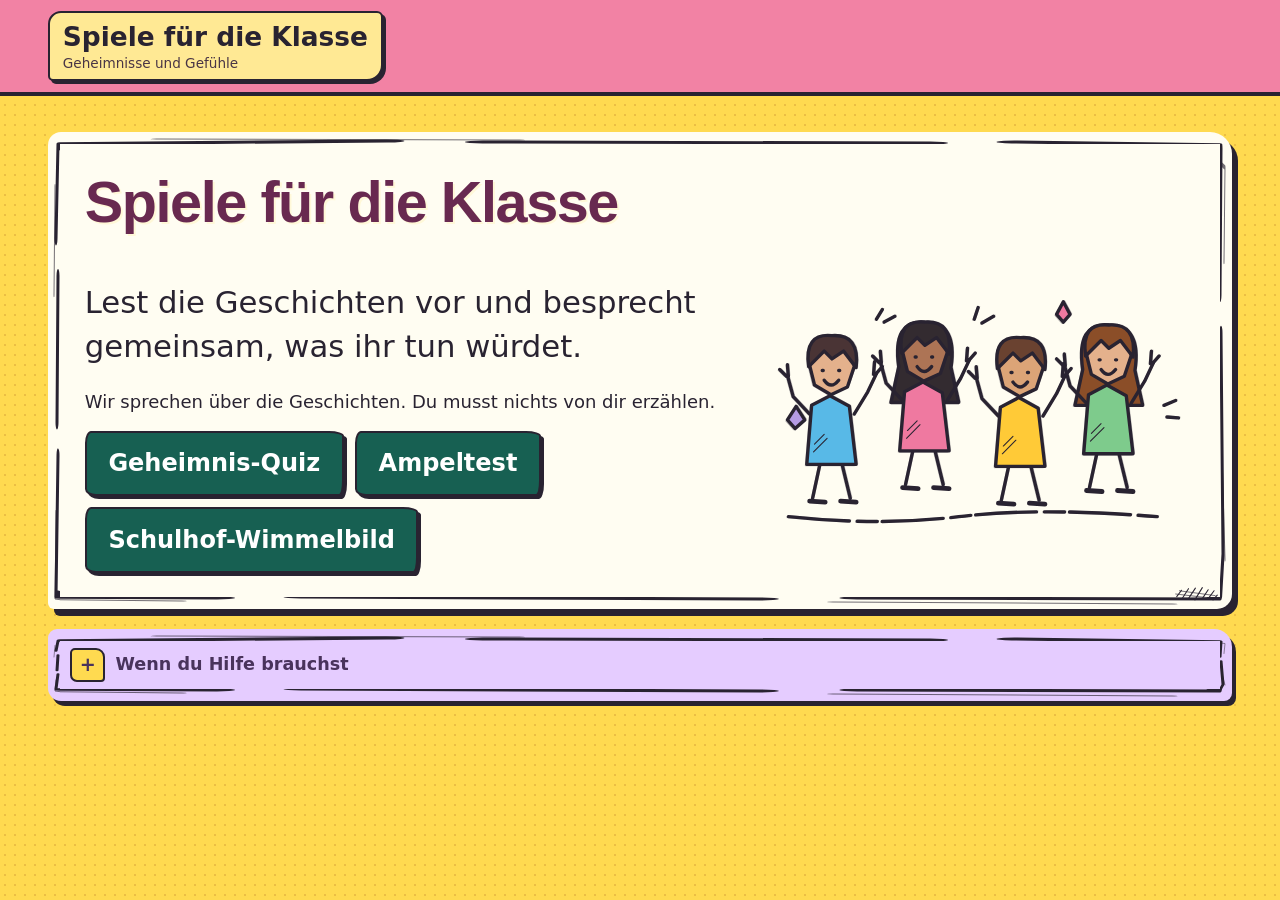
<file: index.html>
<!doctype html>
<html lang="de">
<head>
<meta charset="utf-8">
<meta name="viewport" content="width=device-width, initial-scale=1">
<title>Spiele für die Klasse</title>
<link rel="icon" href="favicon.ico" sizes="any">
<link rel="icon" href="favicon.svg" type="image/svg+xml">
<link rel="stylesheet" href="quiz.css">
<link rel="stylesheet" href="comic.css"></head>
<body>
<header><div class="bar"><a class="site-title" href="index.html"><span>Spiele für die Klasse</span><small>Geheimnisse und Gefühle</small></a></div></header>
<main><section class="panel intro-layout" id="intro">
<h1>Spiele für die Klasse</h1><div>
<p class="lead">Lest die Geschichten vor und besprecht gemeinsam, was ihr tun würdet.</p>
<p>Wir sprechen über die Geschichten. Du musst nichts von dir erzählen.</p>
<div class="controls"><a class="button-link action" href="quiz.html">Geheimnis-Quiz</a><a class="button-link action" href="ampeltest.html">Ampeltest</a><a class="button-link action" href="https://zartbitter.de/schulhof/" target="_blank" rel="noopener">Schulhof-Wimmelbild</a></div>

</div>
<img class="kindergruppe" src="comic-assets/kindergruppe.svg" width="440" height="250" alt="Vier fröhliche Kinder winken zusammen.">
</section><details class="help-note"><summary>Wenn du Hilfe brauchst</summary><p>Wenn dir ein Geheimnis Angst macht oder jemandem wehtut, darfst du Hilfe holen. Sprich mit einem Erwachsenen, dem du vertraust.</p><p><a href="https://www.nummergegenkummer.de/">Zur Nummer gegen Kummer</a></p></details></main></body></html>
</file>
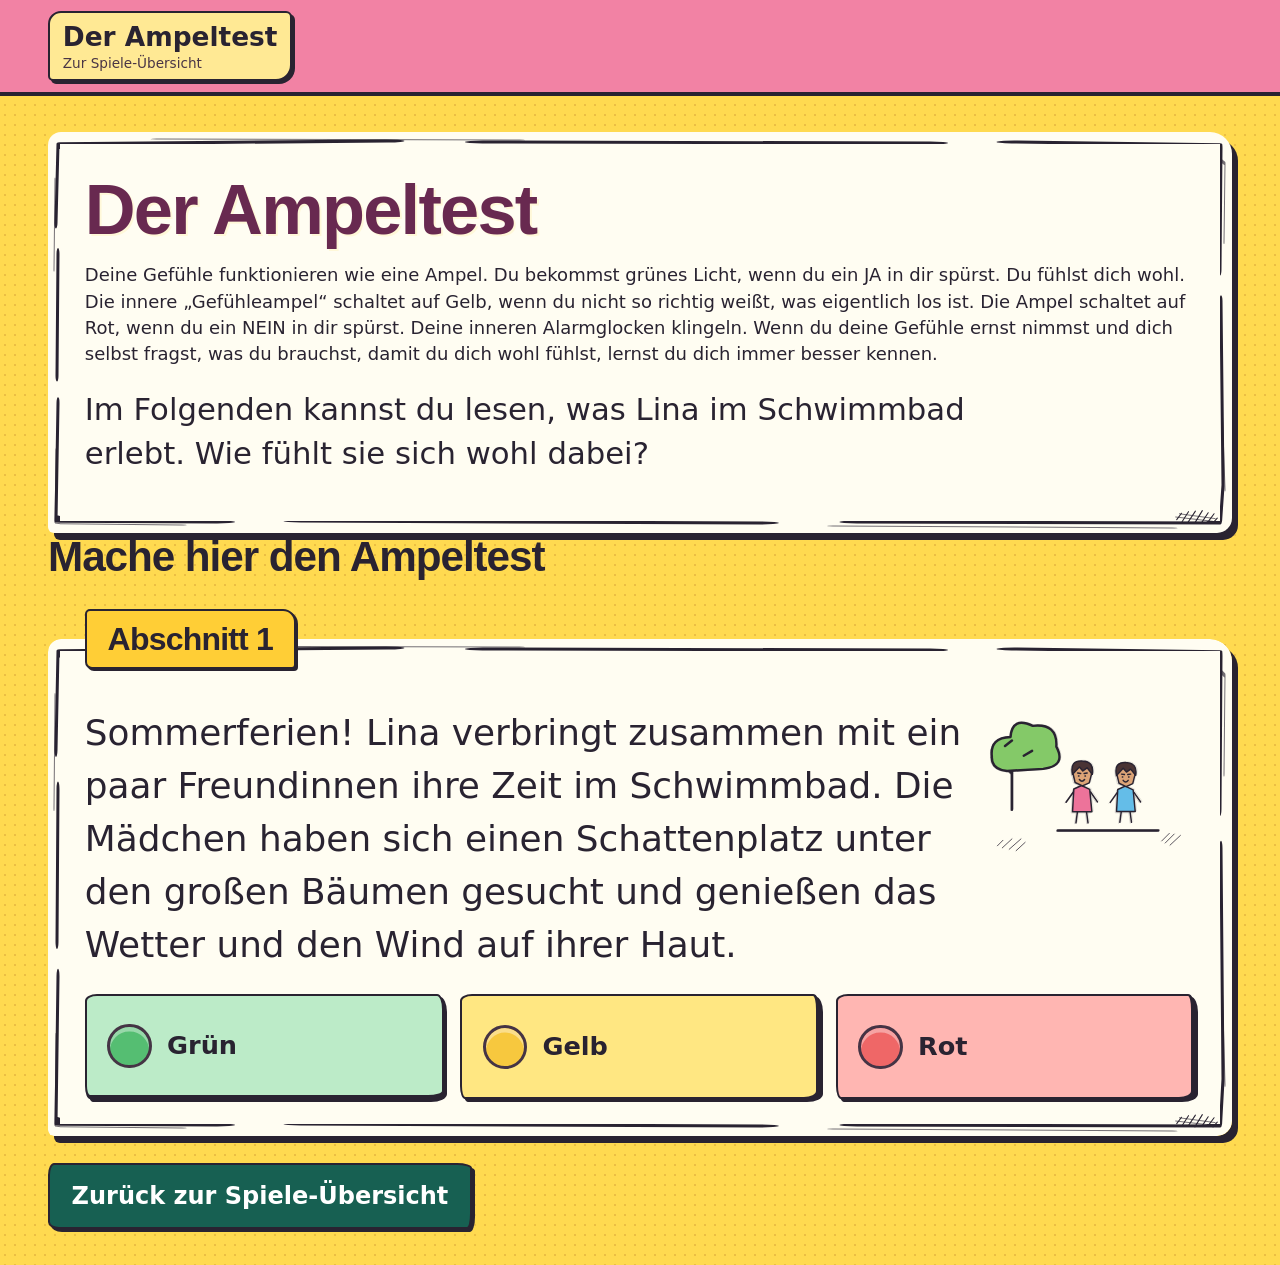
<file: ampeltest.html>
<!doctype html>
<html lang="de">
<head>
<meta charset="utf-8">
<meta name="viewport" content="width=device-width, initial-scale=1">
<title>Der Ampeltest</title>
<link rel="icon" href="favicon.ico" sizes="any">
<link rel="icon" href="favicon.svg" type="image/svg+xml">
<link rel="stylesheet" href="quiz.css">
<link rel="stylesheet" href="comic.css"></head>
<body>
<header><div class="bar"><a class="site-title" href="index.html"><span>Der Ampeltest</span><small>Zur Spiele-Übersicht</small></a></div></header>
<main><section class="panel">
<h1>Der Ampeltest</h1>
<p>Deine Gefühle funktionieren wie eine Ampel. Du bekommst grünes Licht, wenn du ein JA in dir spürst. Du fühlst dich wohl. Die innere „Gefühleampel“ schaltet auf Gelb, wenn du nicht so richtig weißt, was eigentlich los ist. Die Ampel schaltet auf Rot, wenn du ein NEIN in dir spürst. Deine inneren Alarmglocken klingeln. Wenn du deine Gefühle ernst nimmst und dich selbst fragst, was du brauchst, damit du dich wohl fühlst, lernst du dich immer besser kennen.</p>
<p class="lead">Im Folgenden kannst du lesen, was Lina im Schwimmbad erlebt. Wie fühlt sie sich wohl dabei?</p>
</section><h2>Mache hier den Ampeltest</h2><div id="ampel-karten"></div><template id="ampel-vorlage"><fieldset class="panel story"><legend></legend><p></p><div class="options ampel-options"><label class="light-green"><input type="radio" value="green"><span class="option-text">Grün</span></label><label class="light-yellow"><input type="radio" value="yellow"><span class="option-text">Gelb</span></label><label class="light-red"><input type="radio" value="red"><span class="option-text">Rot</span></label></div></fieldset></template><noscript>Für den Ampeltest muss JavaScript aktiviert sein.</noscript><section class="panel" id="ampel-abschluss"><h2>Was könnte Lina jetzt helfen?</h2><ul><li>Wer kann Lina zuhören und ihr helfen?</li><li>Was kann eine Freundin sagen oder tun?</li><li>Was darf Lina tun, wenn ihr jemand zu nahe kommt?</li></ul></section><div class="controls"><a class="button-link action" href="index.html">Zurück zur Spiele-Übersicht</a></div></main><script src="ampeltexte.js"></script><script src="ampeltest.js"></script></body></html>
</file>
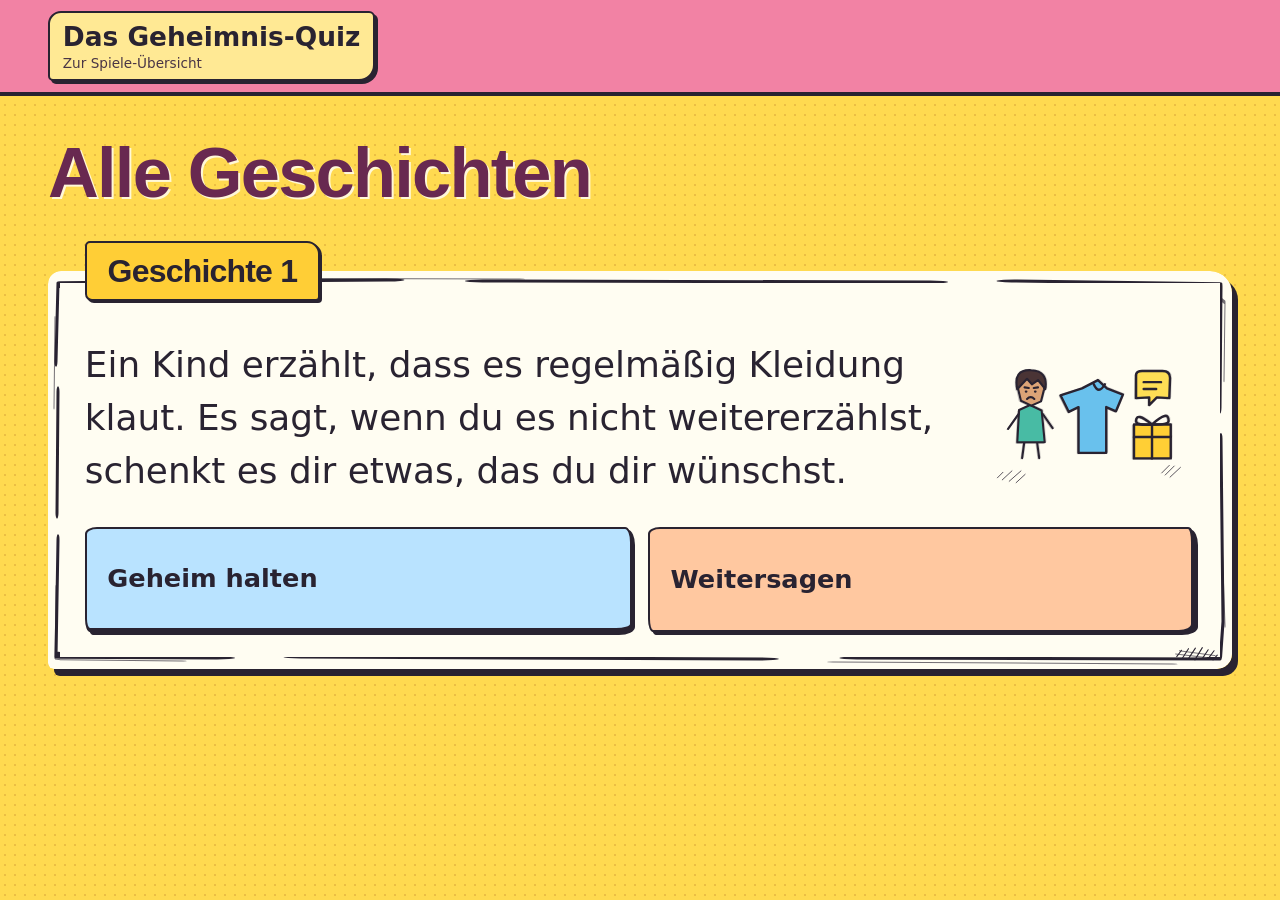
<file: quiz.html>
<!doctype html>
<html lang="de">
<head>
<meta charset="utf-8">
<meta name="viewport" content="width=device-width, initial-scale=1">
<title>Das Geheimnis-Quiz</title>
<link rel="icon" href="favicon.ico" sizes="any">
<link rel="icon" href="favicon.svg" type="image/svg+xml">
<link rel="stylesheet" href="quiz.css">
<link rel="stylesheet" href="comic.css"></head>
<body>
<header><div class="bar"><a class="site-title" href="index.html"><span>Das Geheimnis-Quiz</span><small>Zur Spiele-Übersicht</small></a></div></header>
<main><section id="quiz">
<h1>Alle Geschichten</h1><noscript>Für das Quiz muss JavaScript im Browser aktiviert sein.</noscript>
<div id="cards"></div>
</section></main><script src="fragen.js"></script><script src="quiz.js"></script></body></html>
</file>
<file: quiz.css>
:root { --ink: #302539; --paper: #fce4a5; --teal: #285747; --yellow: #ffdf79; --line: #67485d; }
* { box-sizing: border-box; }
[hidden] { display: none !important; }
body { margin: 0; background: var(--paper); color: var(--ink); font: 1.125rem/1.45 "Trebuchet MS", "Segoe UI", system-ui, sans-serif; }
header { background: #78375d; color: white; border-bottom: 5px solid #4e2847; }
.bar, main { max-width: 82rem; margin: auto; padding-inline: clamp(1rem, 4vw, 3rem); }
.bar { display: flex; align-items: center; justify-content: space-between; flex-wrap: wrap; gap: .5rem 1rem; padding-block: .7rem; }
.site-title { display: grid; gap: .1rem; padding: .45rem .8rem; border-radius: .85rem; line-height: 1.25; font-weight: 700; background: #ffffff12; color: inherit; text-decoration: none; font-size: clamp(1.15rem, 2.2vw, 1.65rem); }
main { padding-block: clamp(1rem, 4vh, 2.5rem); }
h1, h2 { margin: 0; line-height: 1.16; }
h1 { color: #78375d; font-size: clamp(2.5rem, 6vw, 5rem); }
h2 { font-size: clamp(1.65rem, 3.3vw, 3.25rem); }
p { margin-block: .65em; }
.panel { background: #fffdf5; border: 3px solid var(--line); border-radius: .35rem 1.5rem 1.5rem .35rem; padding: clamp(1rem, 3vw, 2.3rem); }
button { font: inherit; font-weight: 750; border: 2px solid currentColor; border-radius: .65rem; padding: .55em .9em; min-height: 3rem; cursor: pointer; background: white; color: var(--ink); }
button:disabled { opacity: .62; cursor: default; }
button:focus-visible, a:focus-visible { outline: 3px solid #935000; outline-offset: 4px; }
.action { background: var(--teal); color: white; border-color: var(--teal); font-size: clamp(1.1rem, 2vw, 1.5rem); }
.controls { display: flex; flex-wrap: wrap; gap: .7rem; margin-top: 1rem; }
a { color: var(--teal); }

.intro-layout { display: grid; grid-template-columns: 1.55fr 1fr; gap: 1.5rem; align-items: center; }
.room { width: 100%; height: auto; display: block; }
button:disabled[aria-pressed=true] { opacity: 1; }
@media (max-width: 46rem) {
  .intro-layout { grid-template-columns: 1fr; }
  .room { max-width: 17rem; }
}
.lead { font-size: clamp(1.2rem, 2.4vw, 2rem); max-width: 49ch; }
.story { min-inline-size: 0; margin: 1rem 0; }
.story legend { font-weight: bold; padding: 0 .5rem; }
.story p { font-size: clamp(1.3rem, 2.8vw, 2.3rem); margin-top: 0; max-width: 62ch; }
.options { display: grid; grid-template-columns: repeat(auto-fit, minmax(min(100%, 15rem), 1fr)); gap: .8rem; }
.options label { position: relative; display: flex; gap: .6em; align-items: center; min-height: 4rem; padding: .6em; border: 2px solid var(--line); border-radius: .6rem; background: #e5edff; font-size: clamp(1.1rem, 2vw, 1.6rem); font-weight: bold; cursor: pointer; }
.options label + label { background: #ffe8cb; }
.options input { position: absolute; opacity: 0; width: 1px; height: 1px; margin: 0; }
.options label:focus-within { outline: 3px solid #935000; outline-offset: 3px; }
.tally { display: flex; flex-wrap: wrap; gap: .65rem; margin-block: 1rem; }
.tally span { padding: .45em .8em; border-radius: 1rem; font-size: clamp(1.15rem, 2.3vw, 1.8rem); font-weight: bold; }
details { margin-block: .65rem; border: 2px solid #d9c7dc; border-radius: .8rem; background: white; }
details p { padding-inline: .85rem; }
summary { padding: .65em .8em; cursor: pointer; font-size: clamp(1.1rem, 2vw, 1.5rem); font-weight: bold; border-radius: .65rem; }
.review-heading { display: flex; align-items: center; gap: .8rem; }
.result-icon { margin-inline-start: auto; flex: 0 0 1.25em; text-align: center; font-size: clamp(2rem, 4vw, 3.3rem); line-height: 1; }
.right .result-icon { color: #18763d; }
.wrong .result-icon { color: #ab282e; }
summary:focus-visible { outline: 3px solid #935000; outline-offset: 3px; }
.right { background: #e1f3e6; color: #23573c; }
.wrong { background: #fff0d5; color: #783b21; }
.options label { padding: 0; overflow: hidden; }
.option-text { display: flex; align-items: center; gap: .6em; flex: 1; min-height: 4rem; padding: .6em; }
.button-link { display: inline-block; padding: .55em .9em; border: 2px solid currentColor; border-radius: .65rem; font-weight: 750; text-decoration: none; }

.story.missing-answer { border-color: #ab282e; outline: 3px solid #ab282e; outline-offset: 2px; background: #fff4f2; }
#missing { color: #8b3026; font-weight: bold; }

.help-note { margin-top: 1.25rem; background: #f3e8f8; border-color: #d3ad80; }
.help-note summary { font-size: 1rem; }

.site-title small { font-size: .85rem; font-weight: 400; color: #ffe6f4; }


.story legend { font-size: clamp(1.3rem, 2.5vw, 2rem); }
.story .answer-feedback { font-size: clamp(1.15rem, 2vw, 1.6rem); margin: .8rem 0 0; padding: .65rem .85rem; border-radius: .65rem; }
.answer-feedback:empty { margin: 0; padding: 0; }
.ampel-options .option-text::before { content: ""; flex: 0 0 1.5em; height: 1.5em; border: .13em solid #453445; border-radius: 50%; background: var(--lamp); box-shadow: inset 0 .18em 0 #ffffff65; }
.light-green { --lamp: #55be72; }
.light-yellow { --lamp: #f7c83e; }
.light-red { --lamp: #ef6767; }
</file>
<file: comic.css>
/* Shared comic design for the start page and both games. */
:root { --paper: #ffda50; --ink: #292331; --line: #292331; --teal: #176052; }
body { background-image: radial-gradient(#a65e1b38 1px, transparent 1px); background-size: 10px 10px; }
header { background: #f282a4; border-bottom: 4px solid #292331; color: var(--ink); }
.site-title { background: #ffe994; border: 2px solid var(--line); border-radius: 13px 6px 16px 5px; box-shadow: 3px 3px 0 #292331; }
.site-title small { color: #493545; }
h1, h2, .story legend { font-family: "Comic Sans MS", "Trebuchet MS", sans-serif; font-weight: 700; letter-spacing: -.025em; }
h1 { color: #682950; text-shadow: 2px 2px 0 #fff8d8; font-size: clamp(2.4rem, 5.5vw, 4.6rem); }
.panel {
  border: 0;
  border-radius: 13px 22px 15px 6px;
  background-color: #fffdf2;
  border-image: url("comic-assets/rahmen.svg") 12 / 12px / 0 stretch;
  box-shadow: 6px 7px 0 #292331;
}
.story { margin-block: 1.7rem; }
.story legend { background: #ffce36; border: 2px solid var(--line); padding: .15em .65em; border-radius: 5px 13px 4px 7px; box-shadow: 2px 2px 0 #292331; }
.story > p:first-of-type { display: flow-root; line-height: 1.48; }
.story > p:first-of-type::before {
  content: "";
  float: right;
  width: clamp(7rem, 17vw, 13rem);
  height: clamp(6rem, 14vw, 10rem);
  margin: 0 0 .35rem 1rem;
  background: var(--scene, url("comic-assets/geschichte-4.svg")) center / contain no-repeat;
}
.options { clear: both; gap: 1rem; }
.options label { border: 2.5px solid var(--line); border-radius: 9px 5px 13px 6px; box-shadow: 3px 3px 0 #292331; background: #b9e3ff; }
.options label + label { background: #ffc8a0; }
.option-text { min-height: 4.4rem; }
.story .answer-feedback:not(:empty) { border: 3px solid var(--line); border-radius: 13px 4px 15px 5px; margin-top: 1.2rem; padding: .7em; }
.action, .button-link, button { border-radius: 7px 14px 6px 10px; border-width: 2px; border-color: var(--line); box-shadow: 3px 3px 0 #292331; }
.action { background: #176052; }
.help-note { background: #e5ccff; border: 2px solid #6c4083; border-radius: 7px 15px 6px 12px; }
.room { transform: rotate(1deg); }
.room [stroke] { stroke-dasharray: 68 3 19 2; }
.room { max-height: 20rem; }
@media (max-width: 38rem) {
  .story > p:first-of-type::before { float: none; display: block; margin: 0 0 .6rem auto; width: 8rem; height: 6rem; }
}
#cards .story:nth-child(1) { --scene: url('comic-assets/geschichte-1.svg'); }
#cards .story:nth-child(2) { --scene: url('comic-assets/geschichte-3.svg'); }
#cards .story:nth-child(3) { --scene: url('comic-assets/geschichte-4.svg'); }
#cards .story:nth-child(4) { --scene: url('comic-assets/geschichte-5.svg'); }
#cards .story:nth-child(5) { --scene: url('comic-assets/geschichte-6.svg'); }
#cards .story:nth-child(6) { --scene: url('comic-assets/geschichte-7.svg'); }
#cards .story:nth-child(7) { --scene: url('comic-assets/geschichte-8.svg'); }
#cards .story:nth-child(8) { --scene: url('comic-assets/geschichte-2.svg'); }
#cards .story:nth-child(9) { --scene: url('comic-assets/geschichte-9.svg'); }
#ampel-karten .story:nth-child(1) { --scene: url('comic-assets/schwimmbad-1.svg'); }
#ampel-karten .story:nth-child(2) { --scene: url('comic-assets/schwimmbad-2.svg'); }
#ampel-karten .story:nth-child(3) { --scene: url('comic-assets/schwimmbad-3.svg'); }
#ampel-karten .story:nth-child(4) { --scene: url('comic-assets/schwimmbad-4.svg'); }
#ampel-karten .story:nth-child(5) { --scene: url('comic-assets/schwimmbad-5.svg'); }

/* Static sketch details stay inside the card background. */
.panel {
  background-image: url("comic-assets/schraffur.svg");
  background-position: right .7rem bottom .45rem;
  background-size: 3rem 1rem;
  background-repeat: no-repeat;
}
.options label { border-radius: 12px 7px 16px 5px / 7px 15px 8px 13px; }
.options label:first-child { border-bottom-width: 4px; }
.options label + label { border-inline-end-width: 4px; }
.action, .button-link, button { border-radius: 6px 15px 5px 11px / 12px 5px 15px 7px; border-color: #292331; }
.story .answer-feedback.right { background: #c7efc3; color: #1e4e32; }
.story .answer-feedback.wrong { background: #ffe090; color: #623620; }
.ampel-options .light-green { background: #bcebc8; }
.ampel-options .light-yellow { background: #ffe782; }
.ampel-options .light-red { background: #ffb6b2; }

/* Shared controls, help panel and interaction states. */
button, .button-link, .site-title {
  -webkit-tap-highlight-color: #f3d5fb;
}
button:focus-visible, .button-link:focus-visible, .site-title:focus-visible,
.help-note summary:focus-visible, .help-note a:focus-visible {
  outline: 3px solid #733f99;
  outline-offset: 5px;
}
.action:active, .button-link:active { box-shadow: 1px 1px 0 #292331; }
.help-note {
  position: relative;
  border: 0;
  border-image: url("comic-assets/rahmen.svg") 12 / 12px / 0 stretch;
  padding: .35rem .6rem;
  box-shadow: 4px 5px 0 #292331;
  border-radius: 9px 18px 8px 13px;
}
.help-note summary {
  display: flex;
  align-items: center;
  gap: .65rem;
  padding: .8rem;
  list-style: none;
  color: #49335c;
  font-size: 1.1rem;
}
.help-note summary::-webkit-details-marker { display: none; }
.help-note summary::before {
  content: "+";
  display: grid;
  place-items: center;
  width: 1.6em;
  height: 1.6em;
  flex: 0 0 1.6em;
  background: #ffda50;
  border: 2px solid #292331;
  border-radius: 5px 9px 4px 7px;
  font-size: 1.2rem;
  font-weight: bold;
}
.help-note[open] summary::before { content: "−"; }
.help-note p { padding-inline: .85rem; }
.help-note a {
  display: inline-block;
  color: #49335c;
  text-decoration-thickness: 2px;
  text-underline-offset: .2em;
  padding-block: .3rem;
}
#ampel-abschluss { margin-top: 1.7rem; }
.room { stroke: #292331; }
.room [stroke] { stroke: #292331; }

/* One clear selection state for both games, with no changes on hover. */
.options label { align-items: stretch; }
.option-text {
  align-self: stretch;
  min-width: 0;
  min-height: 5rem;
  padding: .7em .8em;
}
.options .option-text::after {
  content: "✓" / "";
  visibility: hidden;
  display: grid;
  place-items: center;
  flex: 0 0 1.5em;
  width: 1.5em;
  height: 1.5em;
  margin-inline-start: auto;
  border: 3px solid #292331;
  border-radius: 9px 13px 7px 11px;
  background: #292331;
  color: #fff;
  font: 900 clamp(1.8rem, 3vw, 2.5rem)/1 "Segoe UI", sans-serif;
}
.options input:checked + .option-text {
  background: #c49aef;
  color: #292331;
  box-shadow: inset 0 0 0 5px #292331;
  border-radius: 7px 5px 11px 4px;
}
.options input:checked + .option-text::after { visibility: visible; }
.options label:focus-within {
  outline: 4px solid #733f99;
  outline-offset: 5px;
}
@media (max-width: 38rem) {
  .option-text { min-height: 4.5rem; }
}



/* A full-width title gives the classroom heading its own line. */
#intro > h1 {
  grid-column: 1 / -1;
  font-size: clamp(1.2rem, 5.1vw, 3.6rem);
  white-space: nowrap;
}
#intro > div { min-width: 0; }
.kindergruppe { display: block; width: 100%; height: auto; }
@media (max-width: 46rem) {
  .kindergruppe { max-width: 27.5rem; margin-inline: auto; }
}
</file>
